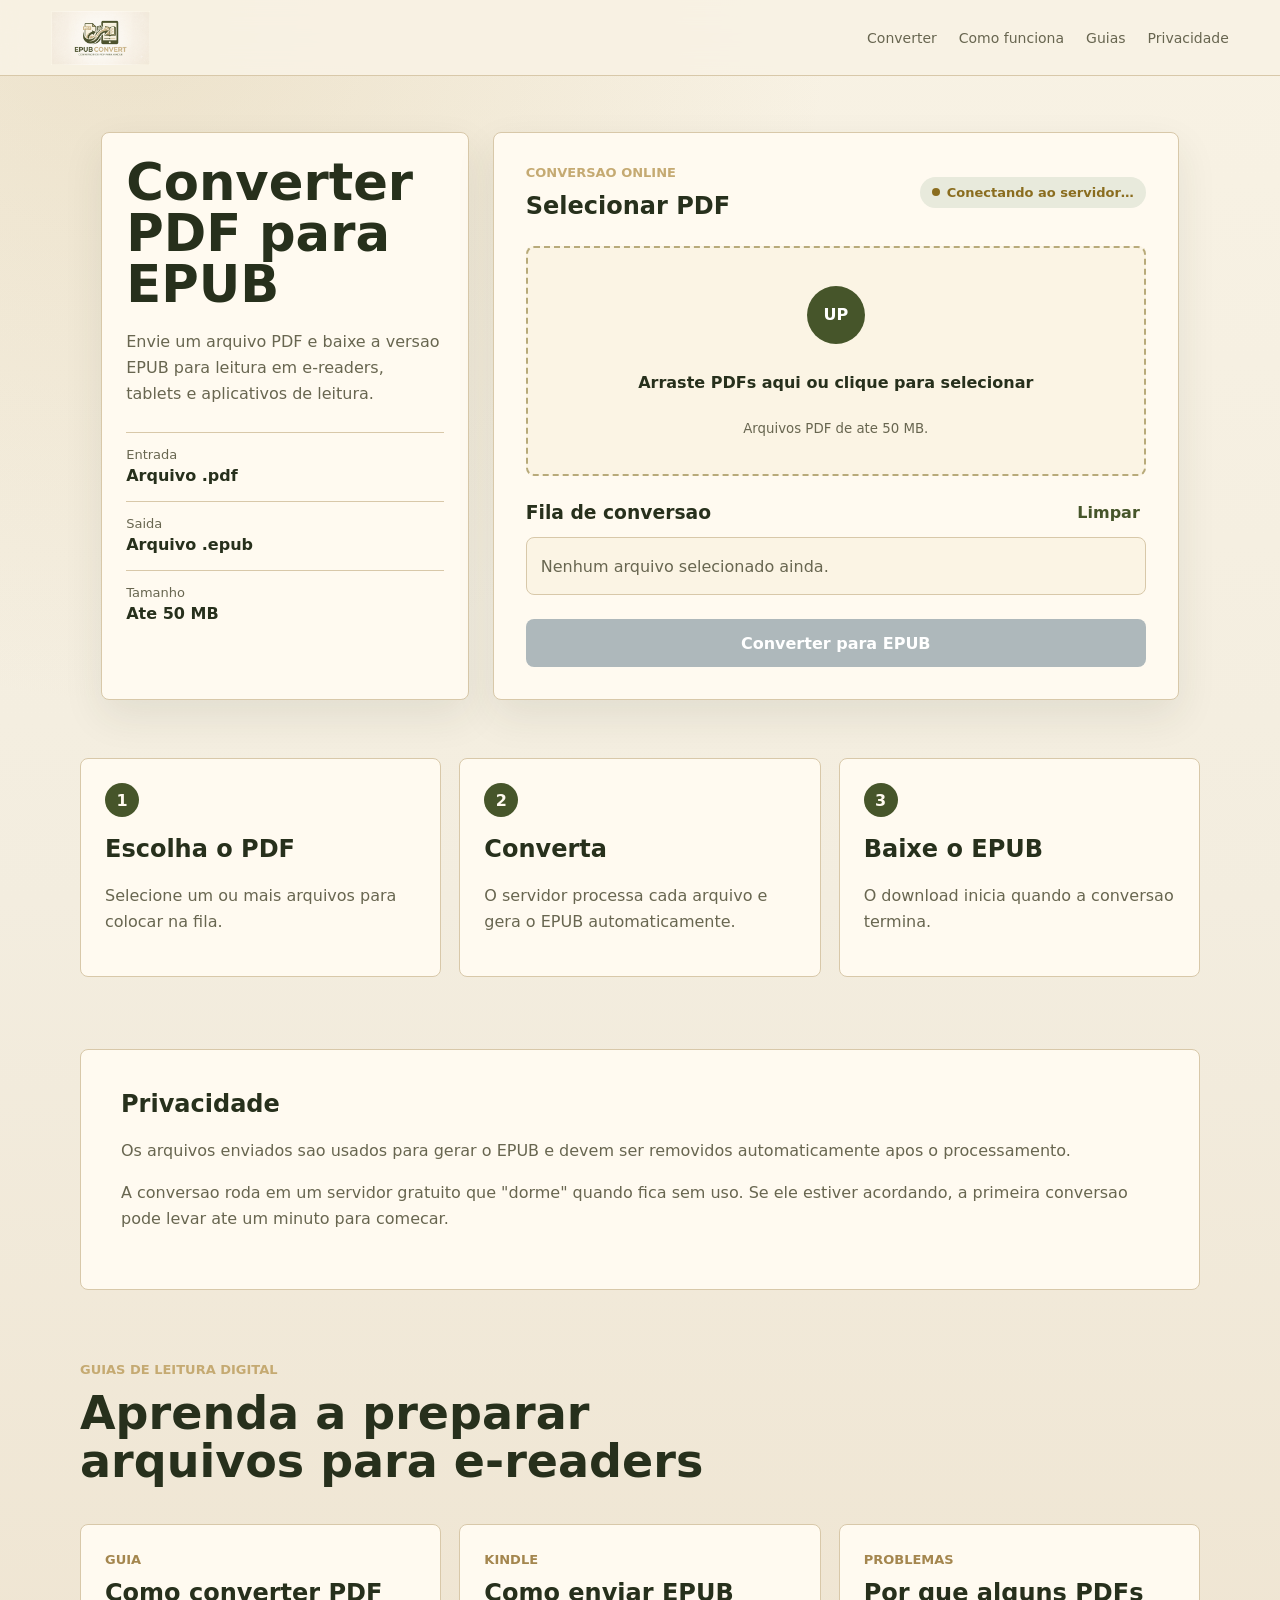
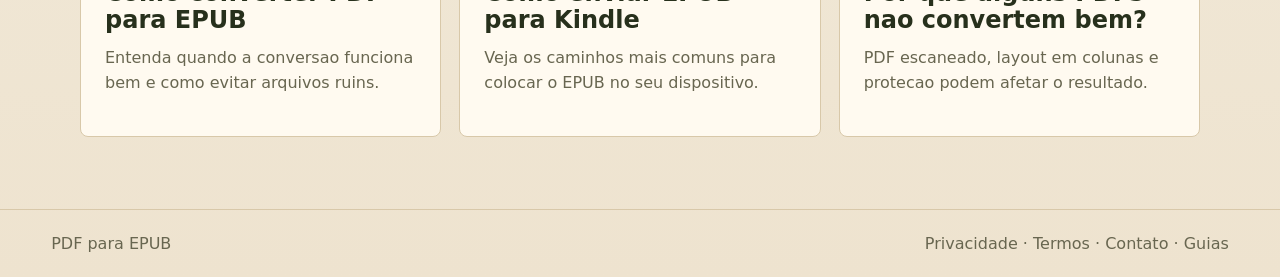
<file: index.html>
<!doctype html>
<html lang="pt-BR">
  <head>
    <meta charset="utf-8">
    <meta name="viewport" content="width=device-width, initial-scale=1">
    <title>PDF para EPUB | Conversor online</title>
    <link rel="canonical" href="https://alex-m-silva.github.io/pdf-para-epub/">
    <meta
      name="description"
      content="Converta PDF para EPUB e aprenda como ler melhor no Kindle, Kobo e aplicativos de leitura."
    >
    <meta property="og:title" content="PDF para EPUB | Conversor online">
    <meta property="og:description" content="Converta PDF para EPUB direto pelo navegador.">
    <meta property="og:type" content="website">
    <link rel="icon" type="image/png" href="assets/favicon.png">
    <link rel="apple-touch-icon" href="assets/favicon.png">
    <link rel="stylesheet" href="styles.css?v=20261008">
  </head>
  <body>
    <header class="topbar">
      <a class="brand" href="./" aria-label="EPUB Convert">
        <img class="brand-logo" src="assets/logo.png" alt="EPUB Convert">
      </a>
      <nav class="nav" aria-label="Navegacao principal">
        <a href="#converter">Converter</a>
        <a href="#como-funciona">Como funciona</a>
        <a href="guias.html">Guias</a>
        <a href="privacy.html">Privacidade</a>
      </nav>
    </header>

    <main>

      <section class="converter-hero" id="converter">
        <aside class="panel panel-side">
          <h1>Converter PDF para EPUB</h1>
          <p>
            Envie um arquivo PDF e baixe a versao EPUB para leitura em e-readers, tablets e aplicativos de leitura.
          </p>
          <dl class="feature-list">
            <div>
              <dt>Entrada</dt>
              <dd>Arquivo .pdf</dd>
            </div>
            <div>
              <dt>Saida</dt>
              <dd>Arquivo .epub</dd>
            </div>
            <div>
              <dt>Tamanho</dt>
              <dd>Ate 50 MB</dd>
            </div>
          </dl>
        </aside>

        <section class="converter-card" aria-labelledby="converter-title">
          <div class="converter-header">
            <div>
              <p class="eyebrow">Conversao online</p>
              <h2 id="converter-title">Selecionar PDF</h2>
            </div>
            <span class="status-pill" id="api-status" data-estado="verificando" role="status">Conectando ao servidor…</span>
          </div>

          <label class="dropzone" id="dropzone" for="file-input">
            <input id="file-input" type="file" accept="application/pdf,.pdf" multiple>
            <span class="upload-icon" aria-hidden="true">UP</span>
            <strong>Arraste PDFs aqui ou clique para selecionar</strong>
            <small>Arquivos PDF de ate 50 MB.</small>
          </label>

          <div class="queue-header">
            <h3>Fila de conversao</h3>
            <button class="text-button" id="clear-button" type="button">Limpar</button>
          </div>

          <ul class="file-list" id="file-list" aria-live="polite">
            <li class="empty-state">Nenhum arquivo selecionado ainda.</li>
          </ul>

          <button class="convert-button" id="convert-button" type="button" disabled>
            Converter para EPUB
          </button>
        </section>
      </section>

      <section class="info-grid" id="como-funciona">
        <article>
          <span class="step">1</span>
          <h2>Escolha o PDF</h2>
          <p>Selecione um ou mais arquivos para colocar na fila.</p>
        </article>
        <article>
          <span class="step">2</span>
          <h2>Converta</h2>
          <p>O servidor processa cada arquivo e gera o EPUB automaticamente.</p>
        </article>
        <article>
          <span class="step">3</span>
          <h2>Baixe o EPUB</h2>
          <p>O download inicia quando a conversao termina.</p>
        </article>
      </section>

      <section class="privacy" id="privacidade">
        <h2>Privacidade</h2>
        <p>
          Os arquivos enviados sao usados para gerar o EPUB e devem ser removidos automaticamente apos o processamento.
        </p>
        <p>
          A conversao roda em um servidor gratuito que "dorme" quando fica sem uso. Se ele estiver acordando, a primeira conversao pode levar ate um minuto para comecar.
        </p>
      </section>

      <section class="content-preview" aria-labelledby="guides-title">
        <div class="section-heading">
          <p class="eyebrow">Guias de leitura digital</p>
          <h2 id="guides-title">Aprenda a preparar arquivos para e-readers</h2>
        </div>
        <div class="article-grid">
          <a class="article-card" href="como-converter-pdf-para-epub.html">
            <span>Guia</span>
            <h3>Como converter PDF para EPUB</h3>
            <p>Entenda quando a conversao funciona bem e como evitar arquivos ruins.</p>
          </a>
          <a class="article-card" href="como-enviar-epub-para-kindle.html">
            <span>Kindle</span>
            <h3>Como enviar EPUB para Kindle</h3>
            <p>Veja os caminhos mais comuns para colocar o EPUB no seu dispositivo.</p>
          </a>
          <a class="article-card" href="por-que-pdf-nao-converte-bem.html">
            <span>Problemas</span>
            <h3>Por que alguns PDFs nao convertem bem?</h3>
            <p>PDF escaneado, layout em colunas e protecao podem afetar o resultado.</p>
          </a>
        </div>
      </section>
    </main>

    <footer class="footer">
      <span>PDF para EPUB</span>
      <span>
        <a href="privacy.html">Privacidade</a> ·
        <a href="terms.html">Termos</a> ·
        <a href="contact.html">Contato</a> ·
        <a href="guias.html">Guias</a>
      </span>
    </footer>

    <script src="config.js?v=20261008"></script>
    <script src="app.js?v=20261008"></script>
  </body>
</html>
</file>
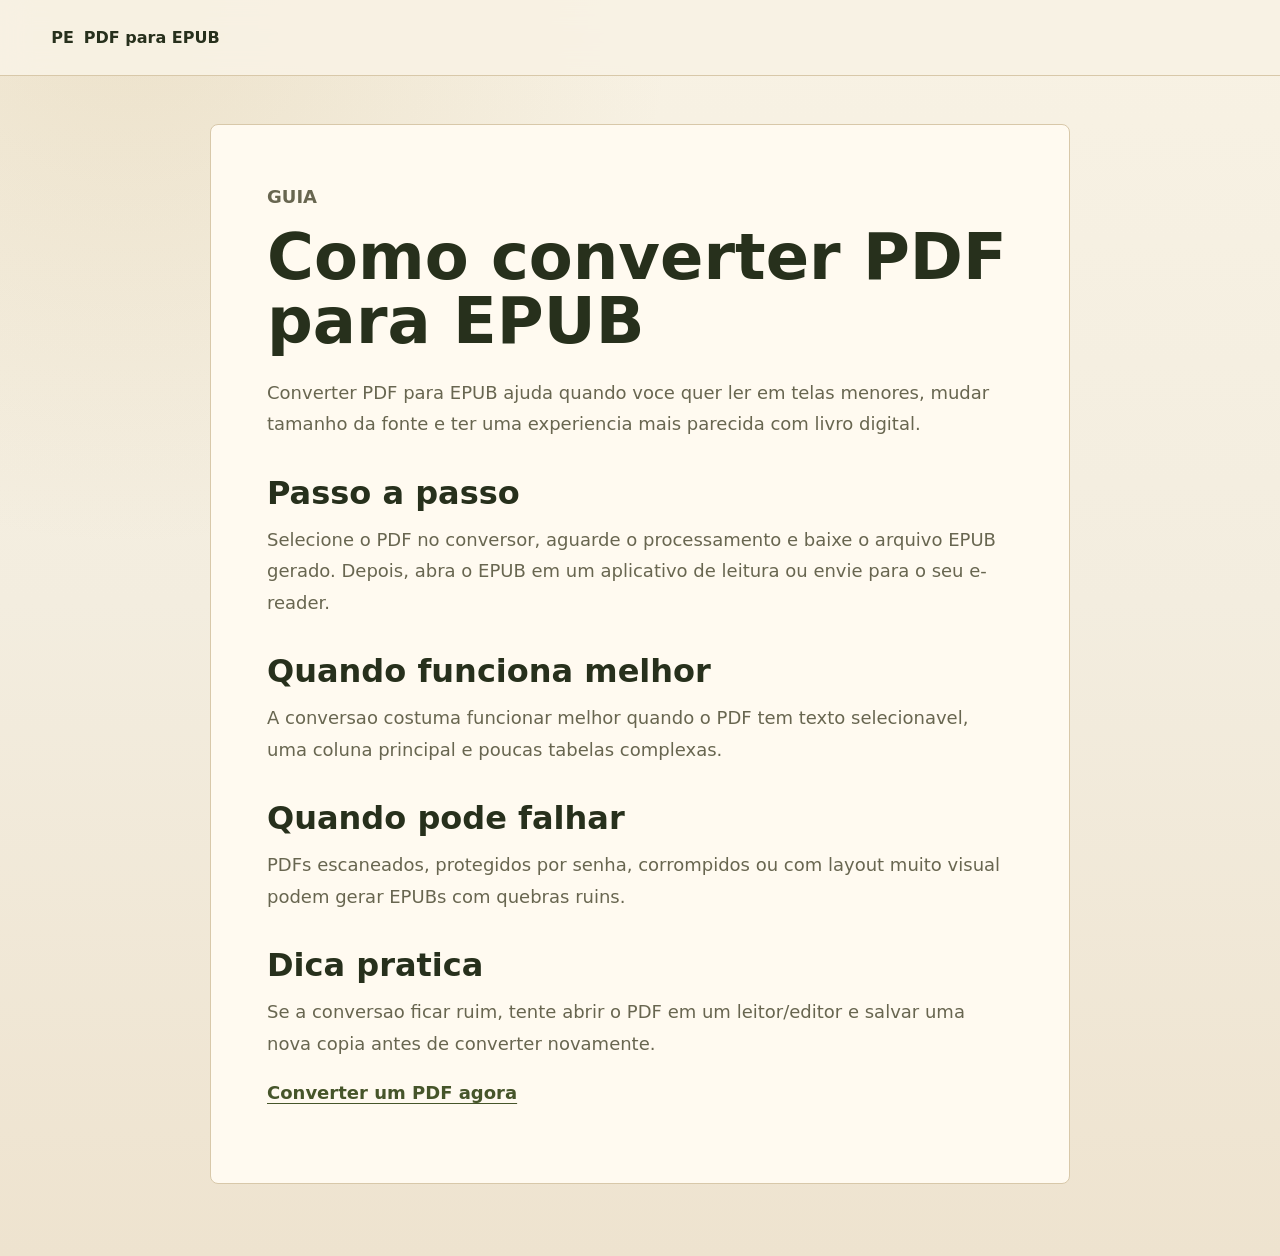
<file: como-converter-pdf-para-epub.html>
<!doctype html>
<html lang="pt-BR">
  <head>
    <meta charset="utf-8">
    <meta name="viewport" content="width=device-width, initial-scale=1">
    <title>Como converter PDF para EPUB | PDF para EPUB</title>
    <link rel="canonical" href="https://alex-m-silva.github.io/pdf-para-epub/como-converter-pdf-para-epub.html">
    <meta name="description" content="Veja como converter PDF para EPUB, quando a conversao funciona bem e quais cuidados melhoram o resultado.">
    <link rel="stylesheet" href="styles.css?v=20260701-4">
  </head>
  <body>
    <header class="topbar">
      <a class="brand" href="./">
        <span class="brand-mark">PE</span>
        <span>PDF para EPUB</span>
      </a>
    </header>
    <main class="article-page">
      <p class="eyebrow">Guia</p>
      <h1>Como converter PDF para EPUB</h1>
      <p>Converter PDF para EPUB ajuda quando voce quer ler em telas menores, mudar tamanho da fonte e ter uma experiencia mais parecida com livro digital.</p>
      <h2>Passo a passo</h2>
      <p>Selecione o PDF no conversor, aguarde o processamento e baixe o arquivo EPUB gerado. Depois, abra o EPUB em um aplicativo de leitura ou envie para o seu e-reader.</p>
      <h2>Quando funciona melhor</h2>
      <p>A conversao costuma funcionar melhor quando o PDF tem texto selecionavel, uma coluna principal e poucas tabelas complexas.</p>
      <h2>Quando pode falhar</h2>
      <p>PDFs escaneados, protegidos por senha, corrompidos ou com layout muito visual podem gerar EPUBs com quebras ruins.</p>
      <h2>Dica pratica</h2>
      <p>Se a conversao ficar ruim, tente abrir o PDF em um leitor/editor e salvar uma nova copia antes de converter novamente.</p>
      <p><a class="inline-link" href="./">Converter um PDF agora</a></p>
    </main>
  </body>
</html>
</file>
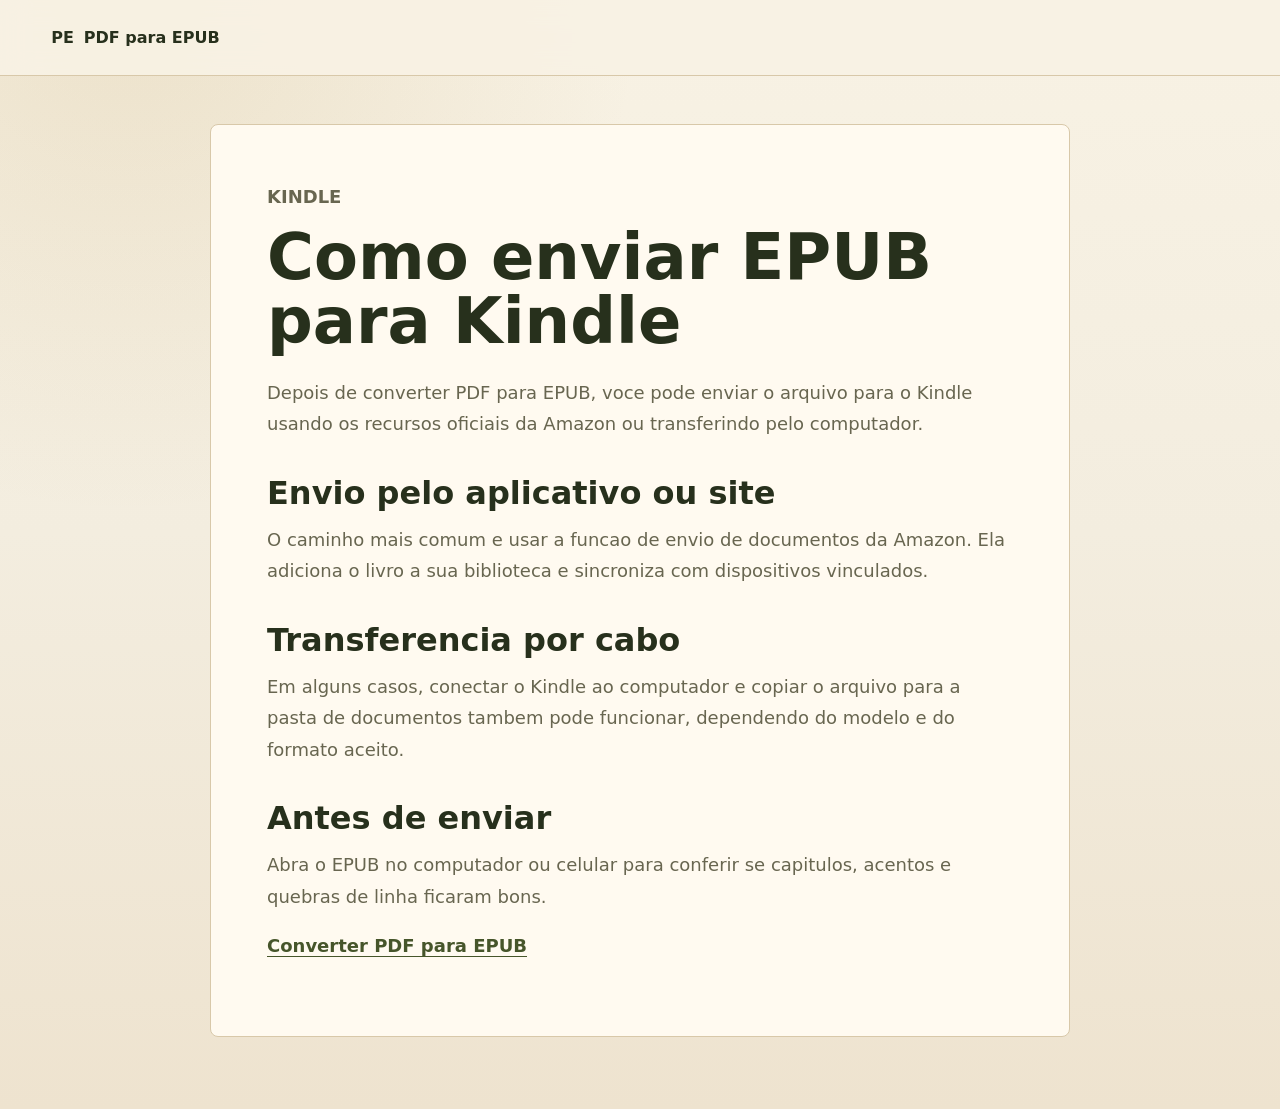
<file: como-enviar-epub-para-kindle.html>
<!doctype html>
<html lang="pt-BR">
  <head>
    <meta charset="utf-8">
    <meta name="viewport" content="width=device-width, initial-scale=1">
    <title>Como enviar EPUB para Kindle | PDF para EPUB</title>
    <link rel="canonical" href="https://alex-m-silva.github.io/pdf-para-epub/como-enviar-epub-para-kindle.html">
    <meta name="description" content="Aprenda formas simples de enviar arquivos EPUB para Kindle apos converter seu PDF.">
    <link rel="stylesheet" href="styles.css?v=20260701-4">
  </head>
  <body>
    <header class="topbar">
      <a class="brand" href="./">
        <span class="brand-mark">PE</span>
        <span>PDF para EPUB</span>
      </a>
    </header>
    <main class="article-page">
      <p class="eyebrow">Kindle</p>
      <h1>Como enviar EPUB para Kindle</h1>
      <p>Depois de converter PDF para EPUB, voce pode enviar o arquivo para o Kindle usando os recursos oficiais da Amazon ou transferindo pelo computador.</p>
      <h2>Envio pelo aplicativo ou site</h2>
      <p>O caminho mais comum e usar a funcao de envio de documentos da Amazon. Ela adiciona o livro a sua biblioteca e sincroniza com dispositivos vinculados.</p>
      <h2>Transferencia por cabo</h2>
      <p>Em alguns casos, conectar o Kindle ao computador e copiar o arquivo para a pasta de documentos tambem pode funcionar, dependendo do modelo e do formato aceito.</p>
      <h2>Antes de enviar</h2>
      <p>Abra o EPUB no computador ou celular para conferir se capitulos, acentos e quebras de linha ficaram bons.</p>
      <p><a class="inline-link" href="./">Converter PDF para EPUB</a></p>
    </main>
  </body>
</html>
</file>
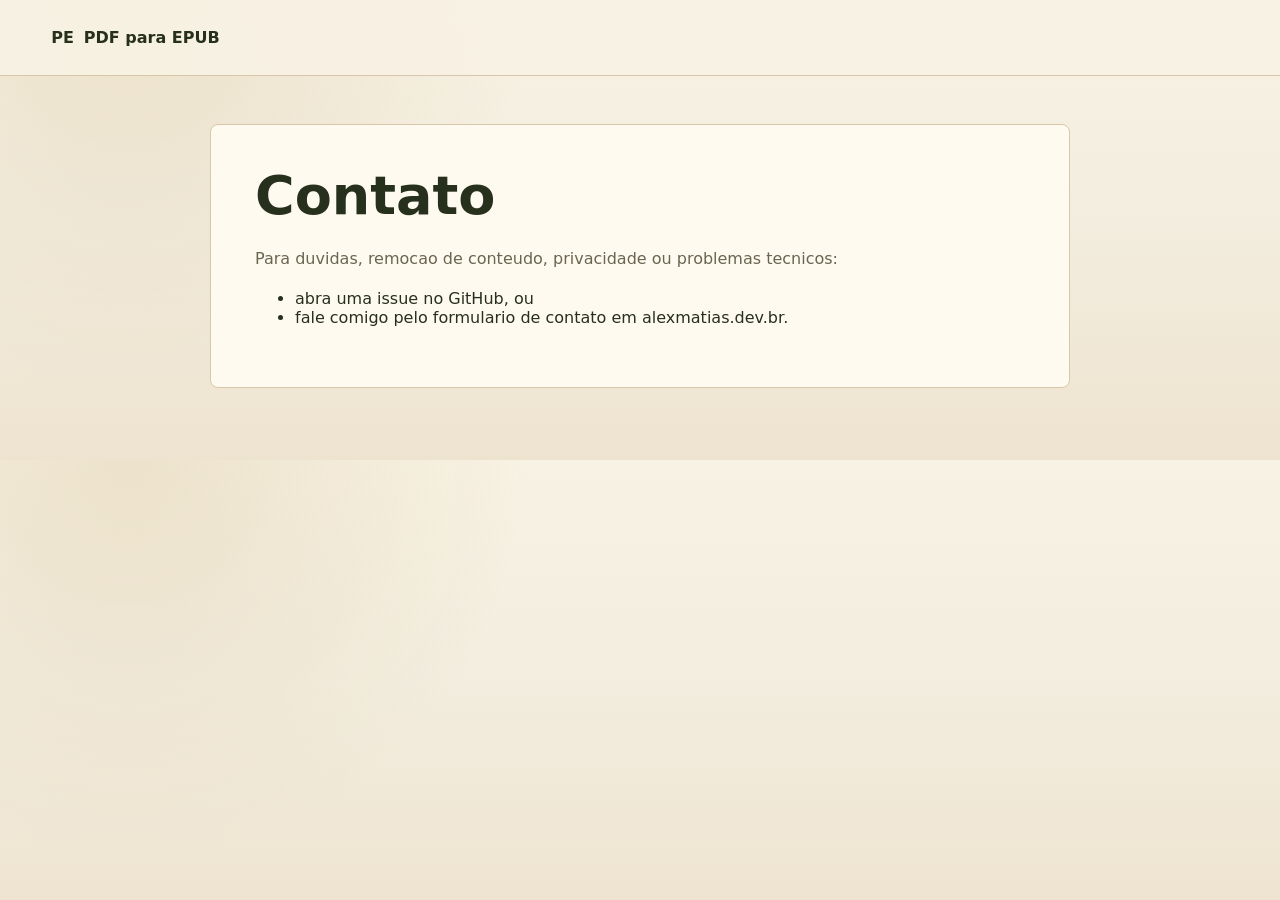
<file: contact.html>
<!doctype html>
<html lang="pt-BR">
  <head>
    <meta charset="utf-8">
    <meta name="viewport" content="width=device-width, initial-scale=1">
    <title>Contato | PDF para EPUB</title>
    <link rel="canonical" href="https://alex-m-silva.github.io/pdf-para-epub/contact.html">
    <link rel="stylesheet" href="styles.css?v=20260701-3">
  </head>
  <body>
    <header class="topbar">
      <a class="brand" href="./">
        <span class="brand-mark">PE</span>
        <span>PDF para EPUB</span>
      </a>
    </header>
    <main class="legal-page">
      <h1>Contato</h1>
      <p>Para duvidas, remocao de conteudo, privacidade ou problemas tecnicos:</p>
      <ul>
        <li>abra uma <a href="https://github.com/alex-m-silva/pdf-para-epub/issues">issue no GitHub</a>, ou</li>
        <li>fale comigo pelo formulario de contato em <a href="https://www.alexmatias.dev.br/#contato">alexmatias.dev.br</a>.</li>
      </ul>
    </main>
  </body>
</html>
</file>
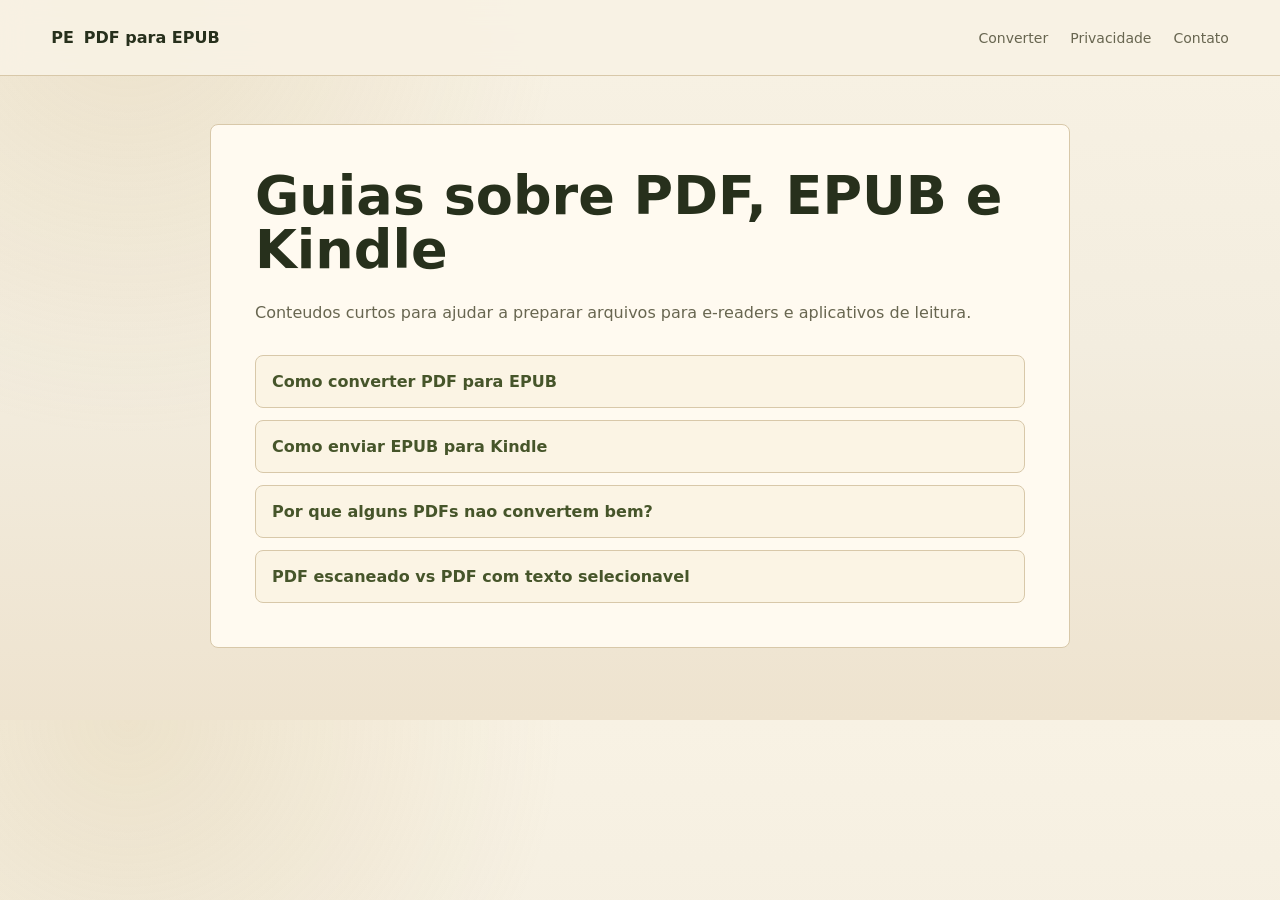
<file: guias.html>
<!doctype html>
<html lang="pt-BR">
  <head>
    <meta charset="utf-8">
    <meta name="viewport" content="width=device-width, initial-scale=1">
    <title>Guias sobre PDF, EPUB e Kindle | PDF para EPUB</title>
    <link rel="canonical" href="https://alex-m-silva.github.io/pdf-para-epub/guias.html">
    <meta name="description" content="Guias para converter PDF em EPUB, enviar arquivos para Kindle e resolver problemas comuns de leitura digital.">
    <link rel="stylesheet" href="styles.css?v=20260701-4">
  </head>
  <body>
    <header class="topbar">
      <a class="brand" href="./">
        <span class="brand-mark">PE</span>
        <span>PDF para EPUB</span>
      </a>
      <nav class="nav" aria-label="Navegacao principal">
        <a href="./">Converter</a>
        <a href="privacy.html">Privacidade</a>
        <a href="contact.html">Contato</a>
      </nav>
    </header>
    <main class="legal-page">
      <h1>Guias sobre PDF, EPUB e Kindle</h1>
      <p>Conteudos curtos para ajudar a preparar arquivos para e-readers e aplicativos de leitura.</p>
      <div class="article-list">
        <a href="como-converter-pdf-para-epub.html">Como converter PDF para EPUB</a>
        <a href="como-enviar-epub-para-kindle.html">Como enviar EPUB para Kindle</a>
        <a href="por-que-pdf-nao-converte-bem.html">Por que alguns PDFs nao convertem bem?</a>
        <a href="pdf-escaneado-vs-pdf-com-texto.html">PDF escaneado vs PDF com texto selecionavel</a>
      </div>
    </main>
  </body>
</html>
</file>
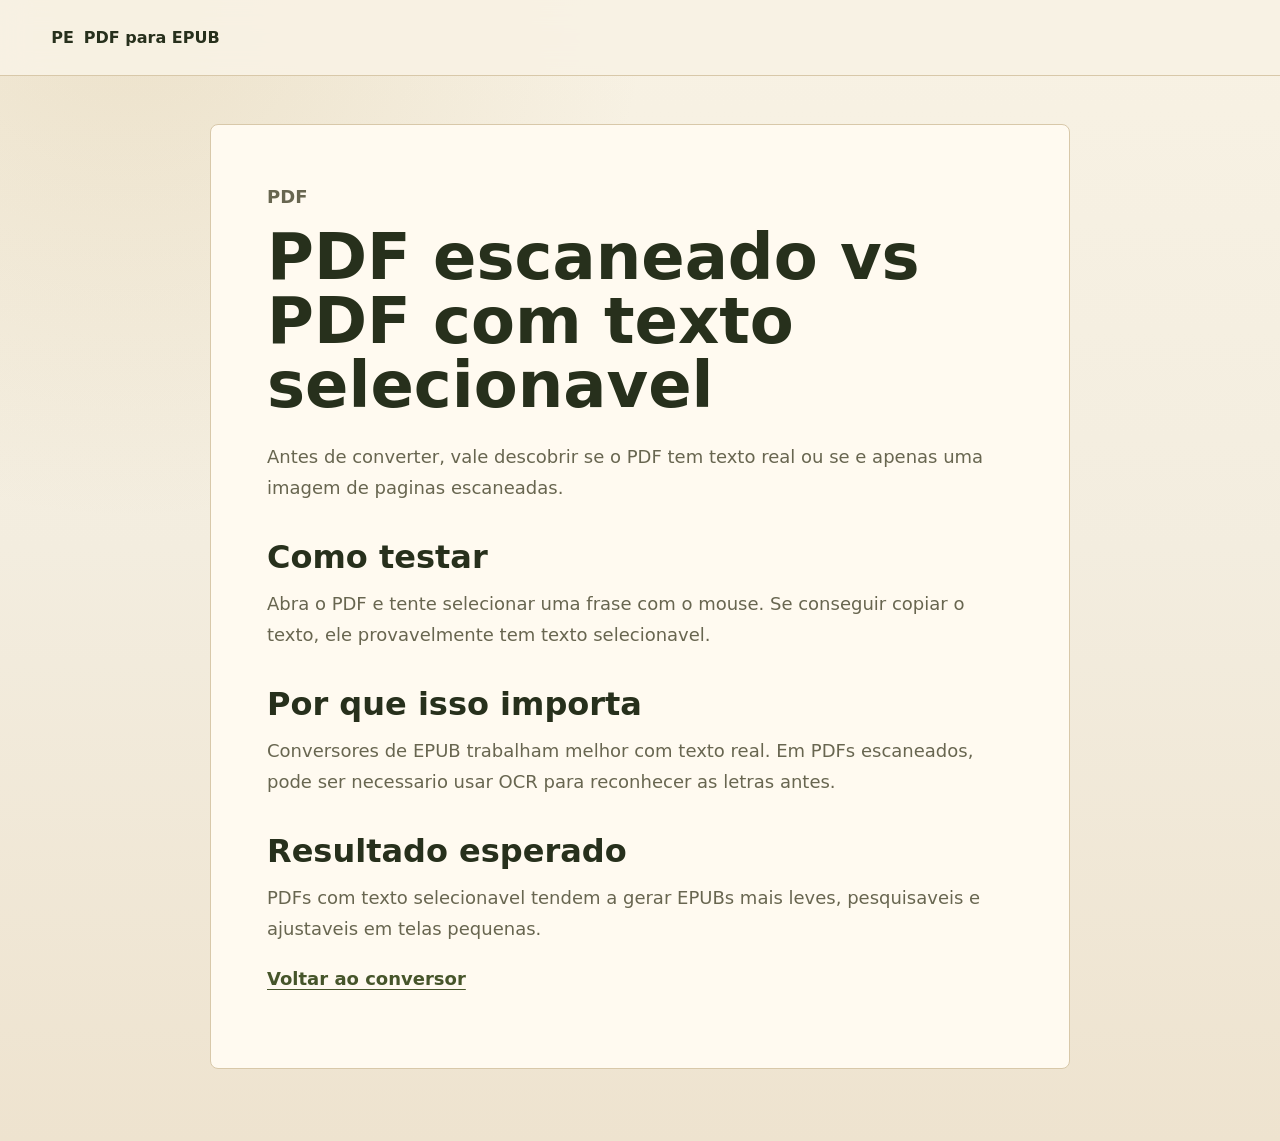
<file: pdf-escaneado-vs-pdf-com-texto.html>
<!doctype html>
<html lang="pt-BR">
  <head>
    <meta charset="utf-8">
    <meta name="viewport" content="width=device-width, initial-scale=1">
    <title>PDF escaneado vs PDF com texto | PDF para EPUB</title>
    <link rel="canonical" href="https://alex-m-silva.github.io/pdf-para-epub/pdf-escaneado-vs-pdf-com-texto.html">
    <meta name="description" content="Saiba como identificar se um PDF e escaneado ou tem texto selecionavel antes de converter para EPUB.">
    <link rel="stylesheet" href="styles.css?v=20260701-4">
  </head>
  <body>
    <header class="topbar">
      <a class="brand" href="./">
        <span class="brand-mark">PE</span>
        <span>PDF para EPUB</span>
      </a>
    </header>
    <main class="article-page">
      <p class="eyebrow">PDF</p>
      <h1>PDF escaneado vs PDF com texto selecionavel</h1>
      <p>Antes de converter, vale descobrir se o PDF tem texto real ou se e apenas uma imagem de paginas escaneadas.</p>
      <h2>Como testar</h2>
      <p>Abra o PDF e tente selecionar uma frase com o mouse. Se conseguir copiar o texto, ele provavelmente tem texto selecionavel.</p>
      <h2>Por que isso importa</h2>
      <p>Conversores de EPUB trabalham melhor com texto real. Em PDFs escaneados, pode ser necessario usar OCR para reconhecer as letras antes.</p>
      <h2>Resultado esperado</h2>
      <p>PDFs com texto selecionavel tendem a gerar EPUBs mais leves, pesquisaveis e ajustaveis em telas pequenas.</p>
      <p><a class="inline-link" href="./">Voltar ao conversor</a></p>
    </main>
  </body>
</html>
</file>
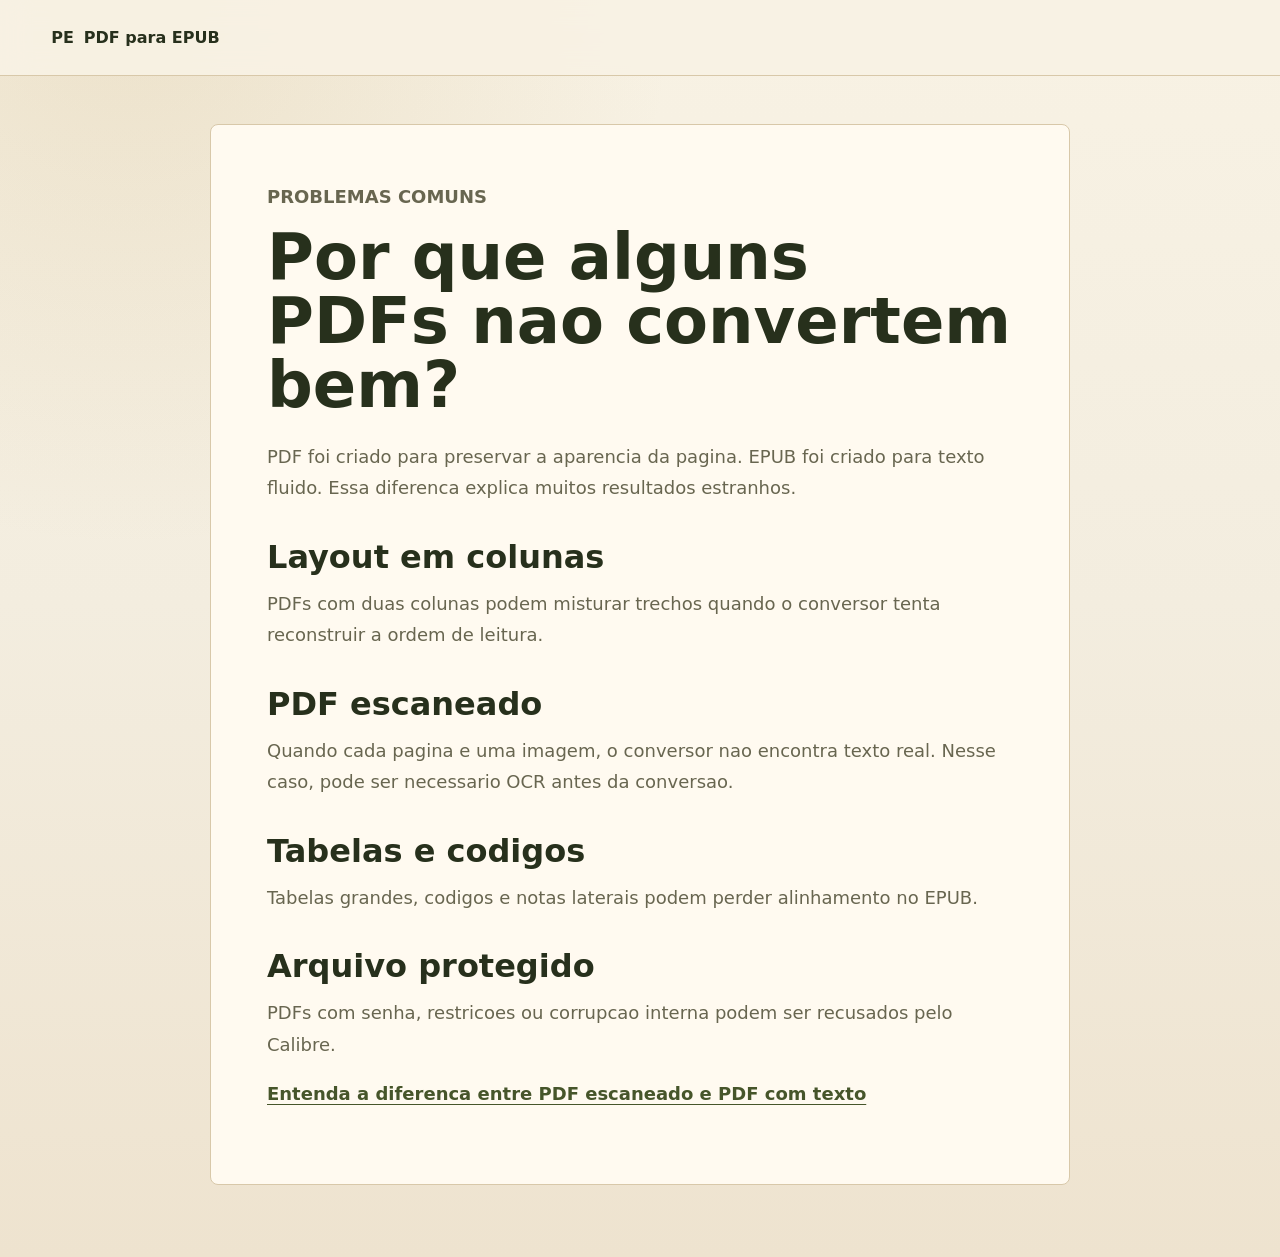
<file: por-que-pdf-nao-converte-bem.html>
<!doctype html>
<html lang="pt-BR">
  <head>
    <meta charset="utf-8">
    <meta name="viewport" content="width=device-width, initial-scale=1">
    <title>Por que alguns PDFs nao convertem bem? | PDF para EPUB</title>
    <link rel="canonical" href="https://alex-m-silva.github.io/pdf-para-epub/por-que-pdf-nao-converte-bem.html">
    <meta name="description" content="Entenda por que PDFs com colunas, scans, senha ou layout complexo podem gerar EPUBs ruins.">
    <link rel="stylesheet" href="styles.css?v=20260701-4">
  </head>
  <body>
    <header class="topbar">
      <a class="brand" href="./">
        <span class="brand-mark">PE</span>
        <span>PDF para EPUB</span>
      </a>
    </header>
    <main class="article-page">
      <p class="eyebrow">Problemas comuns</p>
      <h1>Por que alguns PDFs nao convertem bem?</h1>
      <p>PDF foi criado para preservar a aparencia da pagina. EPUB foi criado para texto fluido. Essa diferenca explica muitos resultados estranhos.</p>
      <h2>Layout em colunas</h2>
      <p>PDFs com duas colunas podem misturar trechos quando o conversor tenta reconstruir a ordem de leitura.</p>
      <h2>PDF escaneado</h2>
      <p>Quando cada pagina e uma imagem, o conversor nao encontra texto real. Nesse caso, pode ser necessario OCR antes da conversao.</p>
      <h2>Tabelas e codigos</h2>
      <p>Tabelas grandes, codigos e notas laterais podem perder alinhamento no EPUB.</p>
      <h2>Arquivo protegido</h2>
      <p>PDFs com senha, restricoes ou corrupcao interna podem ser recusados pelo Calibre.</p>
      <p><a class="inline-link" href="pdf-escaneado-vs-pdf-com-texto.html">Entenda a diferenca entre PDF escaneado e PDF com texto</a></p>
    </main>
  </body>
</html>
</file>
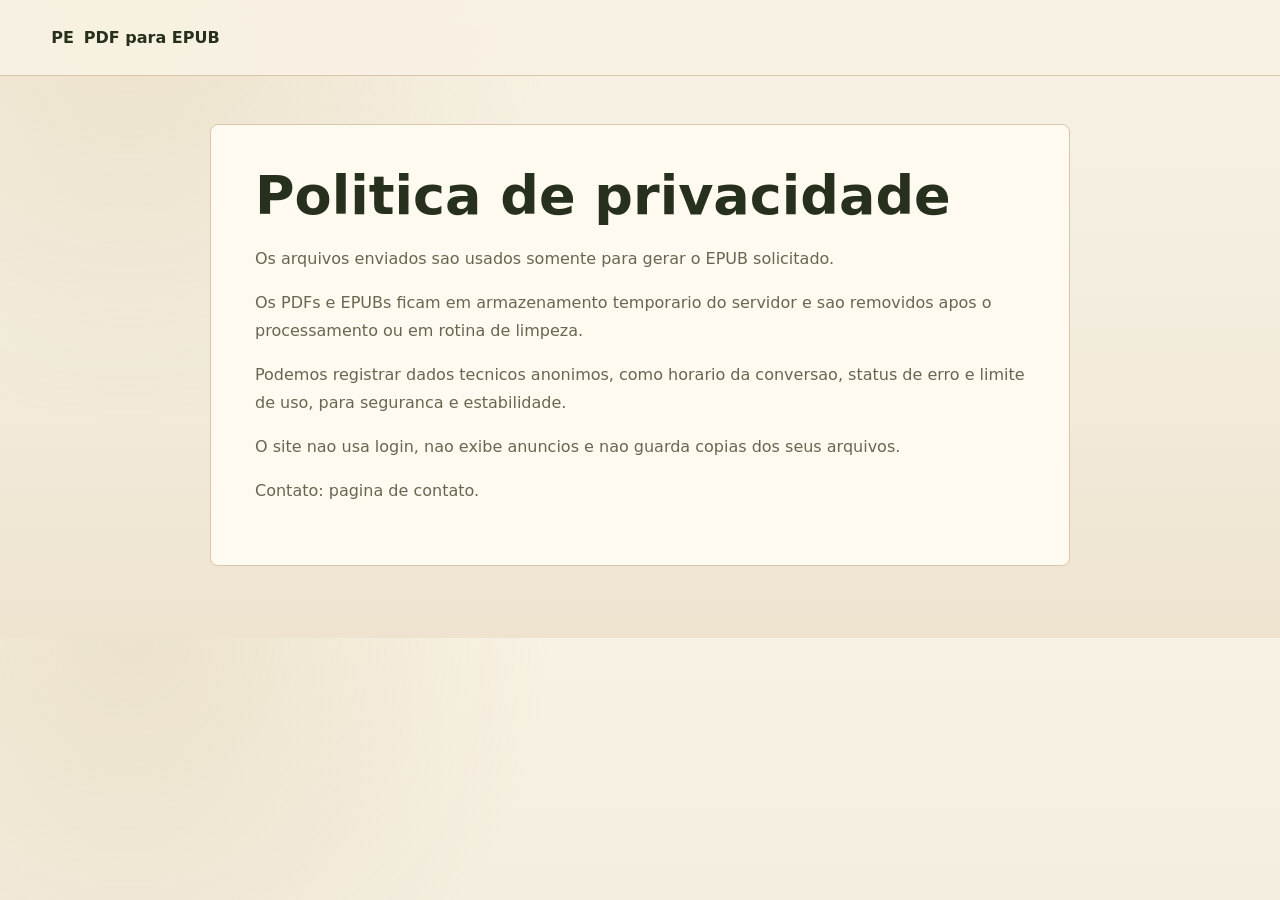
<file: privacy.html>
<!doctype html>
<html lang="pt-BR">
  <head>
    <meta charset="utf-8">
    <meta name="viewport" content="width=device-width, initial-scale=1">
    <title>Politica de privacidade | PDF para EPUB</title>
    <link rel="canonical" href="https://alex-m-silva.github.io/pdf-para-epub/privacy.html">
    <link rel="stylesheet" href="styles.css?v=20260701-3">
  </head>
  <body>
    <header class="topbar">
      <a class="brand" href="./">
        <span class="brand-mark">PE</span>
        <span>PDF para EPUB</span>
      </a>
    </header>
    <main class="legal-page">
      <h1>Politica de privacidade</h1>
      <p>Os arquivos enviados sao usados somente para gerar o EPUB solicitado.</p>
      <p>Os PDFs e EPUBs ficam em armazenamento temporario do servidor e sao removidos apos o processamento ou em rotina de limpeza.</p>
      <p>Podemos registrar dados tecnicos anonimos, como horario da conversao, status de erro e limite de uso, para seguranca e estabilidade.</p>
      <p>O site nao usa login, nao exibe anuncios e nao guarda copias dos seus arquivos.</p>
      <p>Contato: <a href="contact.html">pagina de contato</a>.</p>
    </main>
  </body>
</html>
</file>
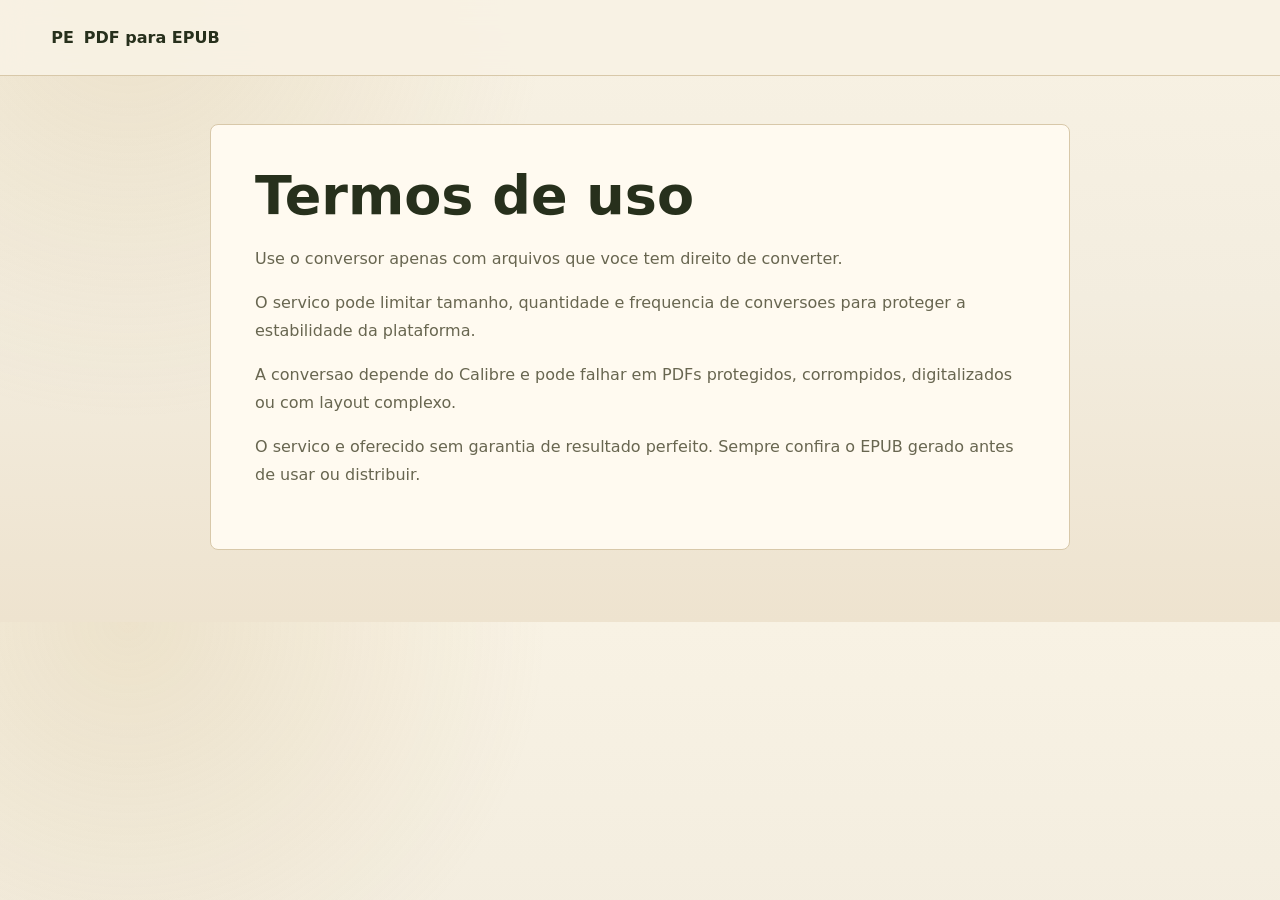
<file: terms.html>
<!doctype html>
<html lang="pt-BR">
  <head>
    <meta charset="utf-8">
    <meta name="viewport" content="width=device-width, initial-scale=1">
    <title>Termos de uso | PDF para EPUB</title>
    <link rel="canonical" href="https://alex-m-silva.github.io/pdf-para-epub/terms.html">
    <link rel="stylesheet" href="styles.css?v=20260701-3">
  </head>
  <body>
    <header class="topbar">
      <a class="brand" href="./">
        <span class="brand-mark">PE</span>
        <span>PDF para EPUB</span>
      </a>
    </header>
    <main class="legal-page">
      <h1>Termos de uso</h1>
      <p>Use o conversor apenas com arquivos que voce tem direito de converter.</p>
      <p>O servico pode limitar tamanho, quantidade e frequencia de conversoes para proteger a estabilidade da plataforma.</p>
      <p>A conversao depende do Calibre e pode falhar em PDFs protegidos, corrompidos, digitalizados ou com layout complexo.</p>
      <p>O servico e oferecido sem garantia de resultado perfeito. Sempre confira o EPUB gerado antes de usar ou distribuir.</p>
    </main>
  </body>
</html>
</file>
<file: styles.css>
:root {
  color-scheme: light;
  --bg: #f3eddf;
  --surface: #fffaf0;
  --surface-strong: #e9ddc4;
  --ink: #27301c;
  --muted: #686650;
  --line: #d8c8a9;
  --primary: #46552a;
  --primary-dark: #2f3b1a;
  --accent: #c5aa72;
  --accent-dark: #a4864e;
  --success: #536b35;
  --shadow: 0 24px 70px rgba(48, 55, 32, 0.16);
  font-family: Inter, ui-sans-serif, system-ui, -apple-system, BlinkMacSystemFont, "Segoe UI", sans-serif;
}

* {
  box-sizing: border-box;
}

html {
  scroll-behavior: smooth;
  scroll-padding-top: 92px;
}

body {
  margin: 0;
  background:
    radial-gradient(circle at 10% 0%, rgba(197, 170, 114, 0.22), transparent 32%),
    linear-gradient(180deg, #f8f2e4 0%, var(--bg) 48%, #eee3cf 100%);
  color: var(--ink);
}

a {
  color: inherit;
  text-decoration: none;
}

.topbar {
  align-items: center;
  background: rgba(248, 242, 228, 0.94);
  border-bottom: 1px solid var(--line);
  display: flex;
  justify-content: space-between;
  min-height: 76px;
  padding: 10px clamp(20px, 4vw, 64px);
  position: sticky;
  top: 0;
  z-index: 10;
  backdrop-filter: blur(14px);
}

.brand {
  align-items: center;
  display: inline-flex;
  font-weight: 800;
  gap: 10px;
}

.brand-logo {
  display: block;
  height: 54px;
  object-fit: contain;
  width: auto;
}

.nav {
  display: flex;
  gap: 22px;
  color: var(--muted);
  font-size: 14px;
}

.nav a:hover {
  color: var(--primary);
}

main {
  width: 100%;
}

.hero {
  align-items: center;
  display: grid;
  gap: clamp(28px, 6vw, 80px);
  grid-template-columns: minmax(0, 1.05fr) minmax(280px, 0.95fr);
  min-height: calc(100vh - 70px);
  padding: clamp(48px, 7vw, 92px) clamp(20px, 4vw, 64px) 36px;
}

.hero-copy {
  max-width: 760px;
}

.eyebrow {
  color: var(--accent);
  font-size: 13px;
  font-weight: 800;
  letter-spacing: 0;
  margin: 0 0 12px;
  text-transform: uppercase;
}

h1,
h2,
h3,
p {
  margin-top: 0;
}

h1 {
  font-size: clamp(42px, 6vw, 76px);
  line-height: 0.98;
  margin-bottom: 24px;
}

.hero p {
  color: var(--muted);
  font-size: 18px;
  line-height: 1.7;
  max-width: 650px;
}

.hero-actions {
  display: flex;
  flex-wrap: wrap;
  gap: 12px;
  margin-top: 32px;
}

.button,
.convert-button {
  align-items: center;
  border: 0;
  border-radius: 8px;
  cursor: pointer;
  display: inline-flex;
  font: inherit;
  font-weight: 800;
  justify-content: center;
  min-height: 48px;
  padding: 0 20px;
}

.primary,
.convert-button {
  background: var(--primary);
  color: #fff;
}

.primary:hover,
.convert-button:hover:not(:disabled) {
  background: var(--primary-dark);
}

.secondary {
  background: var(--surface-strong);
  color: var(--ink);
}

.hero-visual {
  align-items: center;
  display: grid;
  gap: 22px;
  justify-items: center;
  min-height: 420px;
  position: relative;
}

.paper {
  background: var(--surface);
  border: 1px solid var(--line);
  border-radius: 8px;
  box-shadow: var(--shadow);
  display: grid;
  gap: 18px;
  min-height: 168px;
  padding: 28px;
  width: min(340px, 100%);
}

.paper span {
  align-items: center;
  border-radius: 999px;
  color: #fff;
  display: inline-flex;
  font-size: 13px;
  font-weight: 900;
  height: 34px;
  justify-content: center;
  width: 74px;
}

.paper strong {
  align-self: end;
  font-size: 24px;
}

.paper.pdf {
  transform: rotate(-4deg) translateX(-26px);
}

.paper.pdf span {
  background: var(--accent);
}

.paper.epub {
  transform: rotate(3deg) translateX(28px);
}

.paper.epub span {
  background: var(--primary);
}

.transfer-line {
  background: linear-gradient(90deg, var(--accent), var(--primary));
  border-radius: 99px;
  height: 6px;
  width: min(280px, 70%);
}

.ad-slot {
  align-items: center;
  background: transparent;
  border: 0;
  border-radius: 8px;
  display: grid;
  gap: 4px;
  justify-items: center;
  padding: 18px;
  text-align: center;
}

.ad-slot-wide {
  margin: 0 auto 34px;
  min-height: 92px;
  width: min(970px, calc(100% - 40px));
}

.converter-hero {
  display: grid;
  gap: 24px;
  grid-template-columns: minmax(220px, 0.75fr) minmax(320px, 1.4fr);
  margin: 0 auto;
  max-width: 1180px;
  padding: clamp(28px, 5vw, 56px) clamp(20px, 4vw, 64px) 58px;
  scroll-margin-top: 104px;
}

.panel,
.converter-card {
  background: var(--surface);
  border: 1px solid var(--line);
  border-radius: 8px;
  box-shadow: 0 16px 40px rgba(48, 55, 32, 0.09);
}

.panel {
  padding: 24px;
}

.panel-side h1 {
  font-size: clamp(34px, 4vw, 52px);
  line-height: 1;
  margin-bottom: 18px;
}

.panel p,
.privacy p,
.info-grid p {
  color: var(--muted);
  line-height: 1.65;
}

.feature-list {
  display: grid;
  gap: 16px;
  margin: 24px 0 0;
}

.feature-list div {
  border-top: 1px solid var(--line);
  padding-top: 14px;
}

.feature-list dt {
  color: var(--muted);
  font-size: 13px;
}

.feature-list dd {
  font-weight: 800;
  margin: 4px 0 0;
}

.converter-card {
  padding: clamp(20px, 3vw, 32px);
}

.converter-header,
.queue-header {
  align-items: center;
  display: flex;
  justify-content: space-between;
  gap: 16px;
}

.converter-header h2,
.queue-header h3 {
  margin-bottom: 0;
}

.status-pill {
  background: #e8eadc;
  border-radius: 999px;
  color: var(--success);
  font-size: 13px;
  font-weight: 800;
  padding: 8px 12px;
  white-space: nowrap;
}

.dropzone {
  align-items: center;
  background: #fbf4e4;
  border: 2px dashed #b8aa7a;
  border-radius: 8px;
  cursor: pointer;
  display: grid;
  gap: 10px;
  justify-items: center;
  margin: 26px 0;
  min-height: 230px;
  padding: 28px;
  text-align: center;
  transition: border-color 0.2s ease, background 0.2s ease;
}

.dropzone.dragging {
  background: #f2ead4;
  border-color: var(--primary);
}

.dropzone input {
  display: none;
}

.upload-icon {
  align-items: center;
  background: var(--primary);
  border-radius: 999px;
  color: #fff;
  display: inline-flex;
  font-size: 16px;
  font-weight: 900;
  height: 58px;
  justify-content: center;
  line-height: 1;
  width: 58px;
}

.dropzone small {
  color: var(--muted);
}

.text-button {
  background: transparent;
  border: 0;
  color: var(--primary);
  cursor: pointer;
  font: inherit;
  font-weight: 800;
}

.file-list {
  display: grid;
  gap: 10px;
  list-style: none;
  margin: 14px 0 24px;
  padding: 0;
}

.file-list li {
  align-items: center;
  background: #fbf4e4;
  border: 1px solid var(--line);
  border-radius: 8px;
  display: grid;
  gap: 8px;
  grid-template-columns: 1fr auto;
  min-height: 58px;
  padding: 12px 14px;
}

.file-meta {
  color: var(--muted);
  display: block;
  font-size: 13px;
  margin-top: 2px;
}

.file-state {
  color: var(--primary);
  font-size: 13px;
  font-weight: 900;
}

.empty-state {
  color: var(--muted);
  grid-template-columns: 1fr !important;
}

.convert-button {
  width: 100%;
}

.convert-button:disabled {
  background: #aeb8bb;
  cursor: not-allowed;
}

.ad-slot-tall {
  min-height: 420px;
}

.info-grid,
.privacy,
.content-preview {
  margin: 0 auto 72px;
  width: min(1120px, calc(100% - 40px));
}

.info-grid {
  display: grid;
  gap: 18px;
  grid-template-columns: repeat(3, 1fr);
}

.info-grid article {
  background: var(--surface);
  border: 1px solid var(--line);
  border-radius: 8px;
  padding: 24px;
}

.step {
  align-items: center;
  background: var(--primary);
  border-radius: 999px;
  color: #fffaf0;
  display: inline-flex;
  font-weight: 900;
  height: 34px;
  justify-content: center;
  margin-bottom: 18px;
  width: 34px;
}

.privacy {
  background: var(--surface);
  border: 1px solid var(--line);
  border-radius: 8px;
  padding: clamp(24px, 4vw, 40px);
}

.section-heading {
  margin-bottom: 22px;
  max-width: 720px;
}

.section-heading h2 {
  font-size: clamp(30px, 4vw, 46px);
  line-height: 1.05;
}

.article-grid {
  display: grid;
  gap: 18px;
  grid-template-columns: repeat(3, 1fr);
}

.article-card {
  background: var(--surface);
  border: 1px solid var(--line);
  border-radius: 8px;
  display: block;
  min-height: 210px;
  padding: 24px;
  transition: border-color 0.2s ease, transform 0.2s ease;
}

.article-card:hover {
  border-color: var(--primary);
  transform: translateY(-2px);
}

.article-card span {
  color: var(--accent-dark);
  font-size: 13px;
  font-weight: 900;
  text-transform: uppercase;
}

.article-card h3 {
  font-size: 24px;
  line-height: 1.15;
  margin: 12px 0 10px;
}

.article-card p {
  color: var(--muted);
  line-height: 1.6;
}

.legal-page {
  background: var(--surface);
  border: 1px solid var(--line);
  border-radius: 8px;
  margin: 48px auto 72px;
  padding: clamp(24px, 4vw, 44px);
  width: min(860px, calc(100% - 40px));
}

.legal-page h1 {
  font-size: clamp(34px, 5vw, 54px);
  line-height: 1;
  margin-bottom: 22px;
}

.legal-page p {
  color: var(--muted);
  line-height: 1.75;
}

.article-page {
  background: var(--surface);
  border: 1px solid var(--line);
  border-radius: 8px;
  margin: 48px auto 72px;
  padding: clamp(24px, 5vw, 56px);
  width: min(860px, calc(100% - 40px));
}

.article-page h1 {
  font-size: clamp(36px, 6vw, 64px);
  line-height: 1;
}

.article-page h2 {
  font-size: clamp(24px, 3vw, 32px);
  margin: 34px 0 12px;
}

.article-page p {
  color: var(--muted);
  font-size: 18px;
  line-height: 1.75;
}

.inline-link {
  color: var(--primary);
  font-weight: 900;
  text-decoration: underline;
  text-underline-offset: 4px;
}

.article-list {
  display: grid;
  gap: 12px;
  margin-top: 28px;
}

.article-list a {
  background: #fbf4e4;
  border: 1px solid var(--line);
  border-radius: 8px;
  color: var(--primary);
  font-weight: 900;
  padding: 16px;
}

.footer {
  align-items: center;
  border-top: 1px solid var(--line);
  color: var(--muted);
  display: flex;
  gap: 16px;
  justify-content: space-between;
  padding: 24px clamp(20px, 4vw, 64px);
}

@media (max-width: 980px) {
  .hero,
  .converter-hero {
    grid-template-columns: 1fr;
  }

  .hero {
    min-height: auto;
  }

  .ad-slot-tall {
    min-height: 120px;
  }

  .info-grid {
    grid-template-columns: 1fr;
  }

  .article-grid {
    grid-template-columns: 1fr;
  }
}

@media (max-width: 680px) {
  .topbar {
    align-items: flex-start;
    gap: 14px;
  }

  .brand-logo {
    height: 46px;
    max-width: 230px;
  }

  .nav {
    display: none;
  }

  h1 {
    font-size: 42px;
  }

  .hero-visual {
    min-height: 340px;
  }

  .paper.pdf,
  .paper.epub {
    transform: none;
  }

  .converter-header,
  .footer {
    align-items: flex-start;
    flex-direction: column;
  }

  .file-list li {
    grid-template-columns: 1fr;
  }
}

/* Status do servidor de conversao (ver acordarServidor em app.js) */
.status-pill::before {
  border-radius: 50%;
  content: "";
  display: inline-block;
  height: 8px;
  margin-right: 7px;
  vertical-align: 1px;
  width: 8px;
  background: currentColor;
}

.status-pill[data-estado="verificando"],
.status-pill[data-estado="acordando"] {
  color: #8a6d1f;
}

.status-pill[data-estado="verificando"]::before,
.status-pill[data-estado="acordando"]::before {
  animation: piscar-status 1.2s ease-in-out infinite;
}

.status-pill[data-estado="offline"] {
  background: #f6e3df;
  color: #a2412f;
}

@keyframes piscar-status {
  50% {
    opacity: 0.25;
  }
}
</file>
